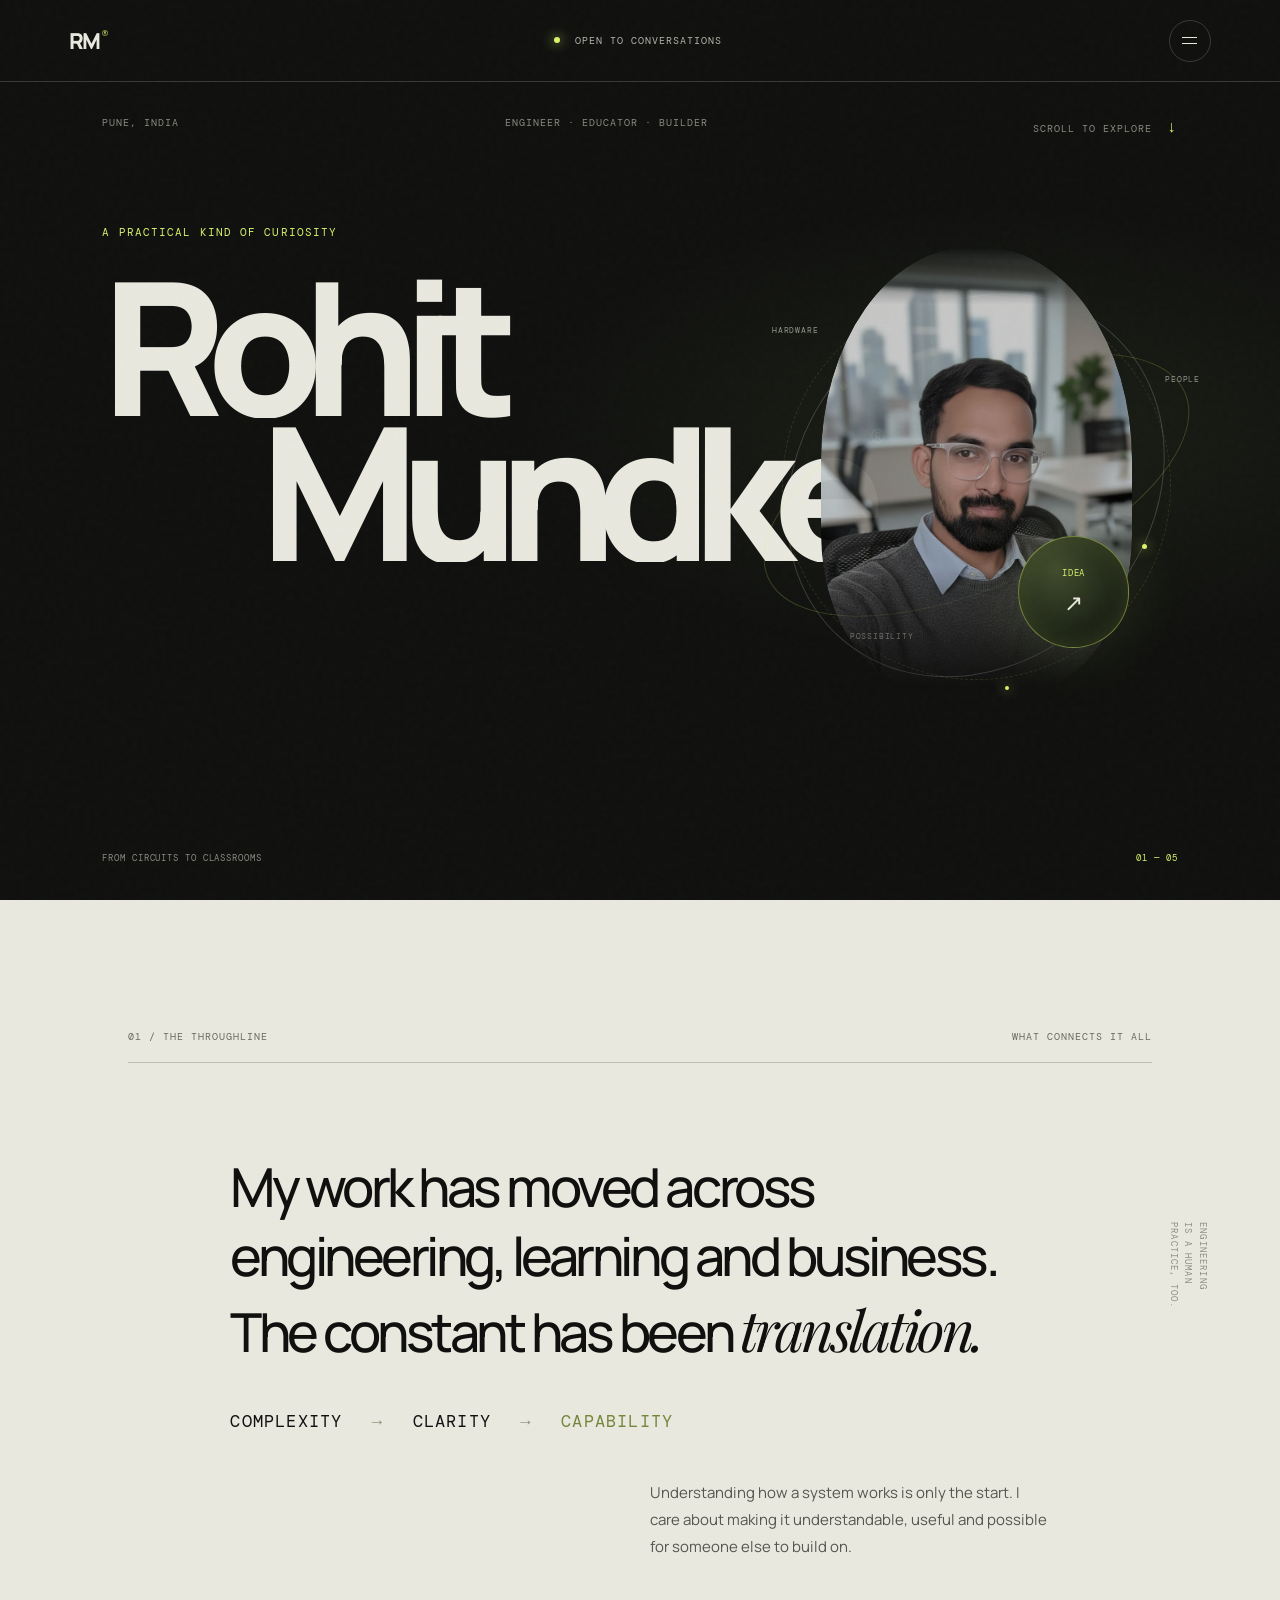
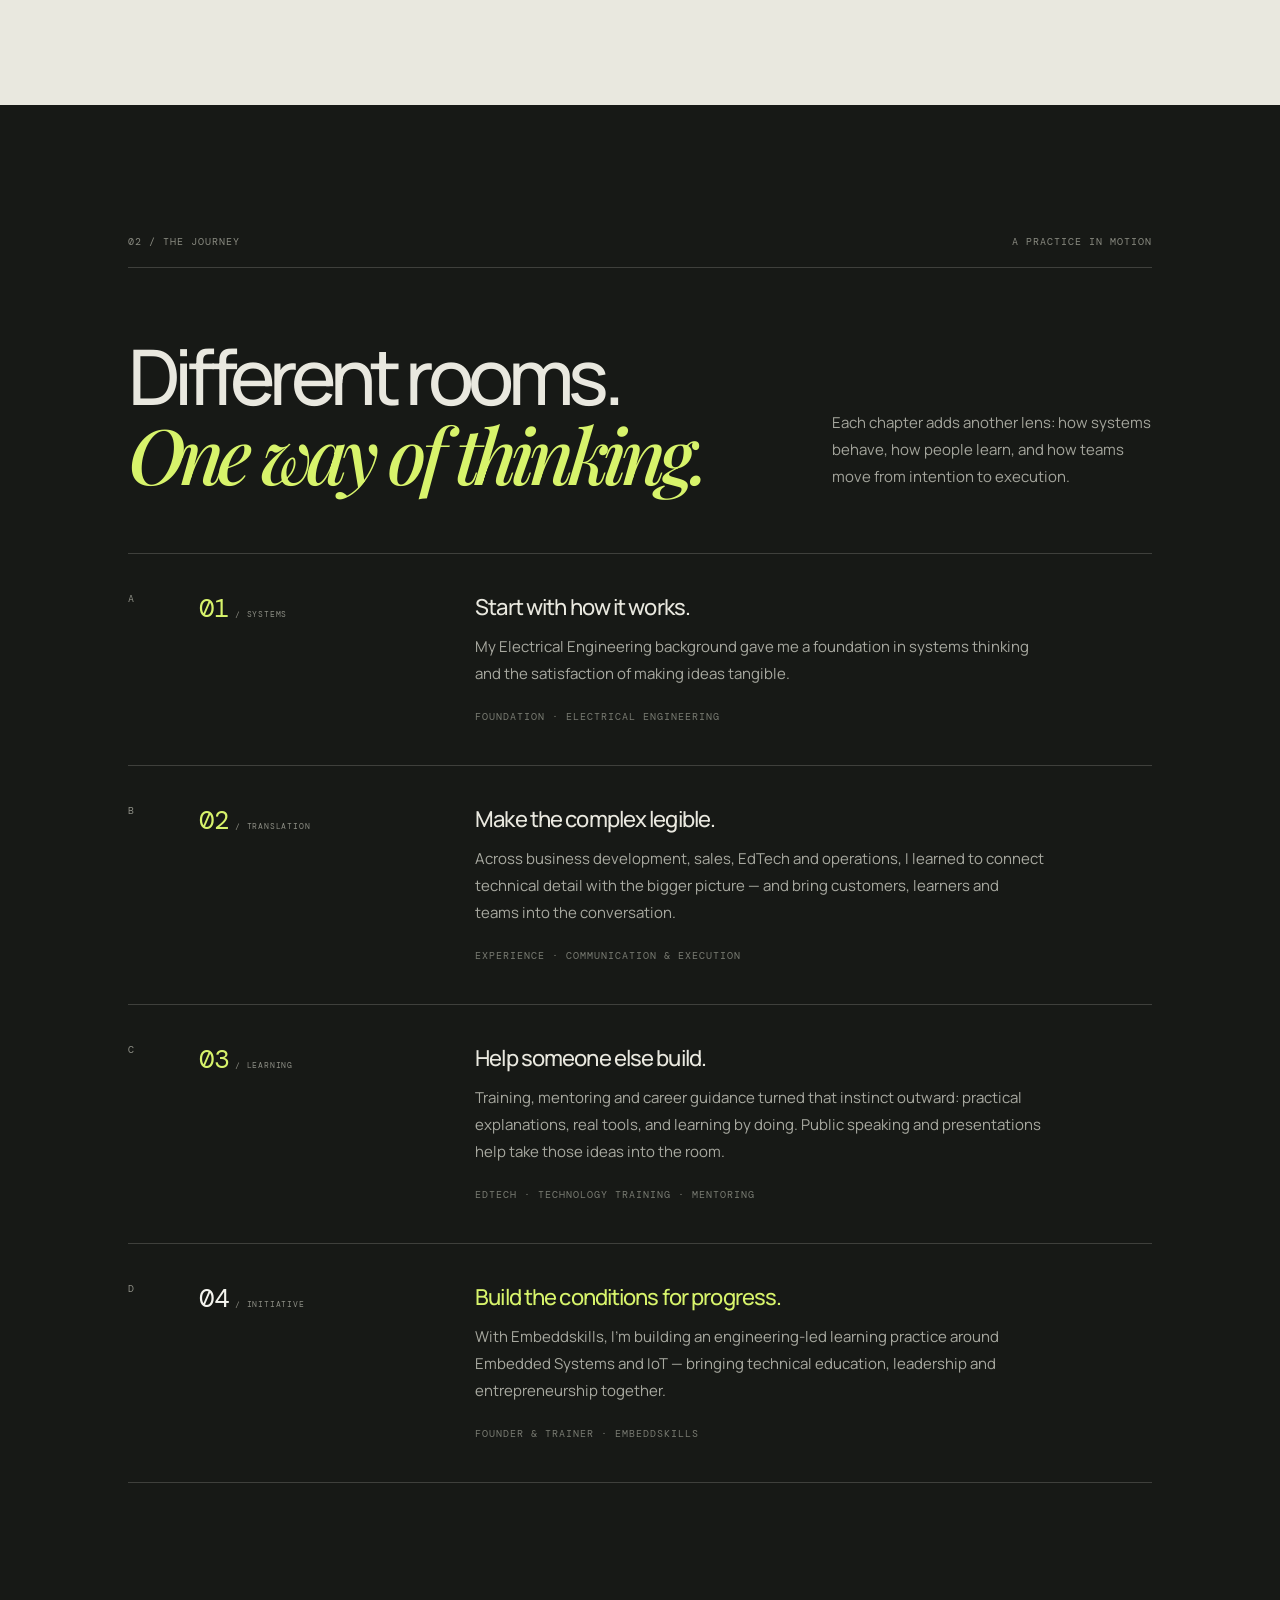
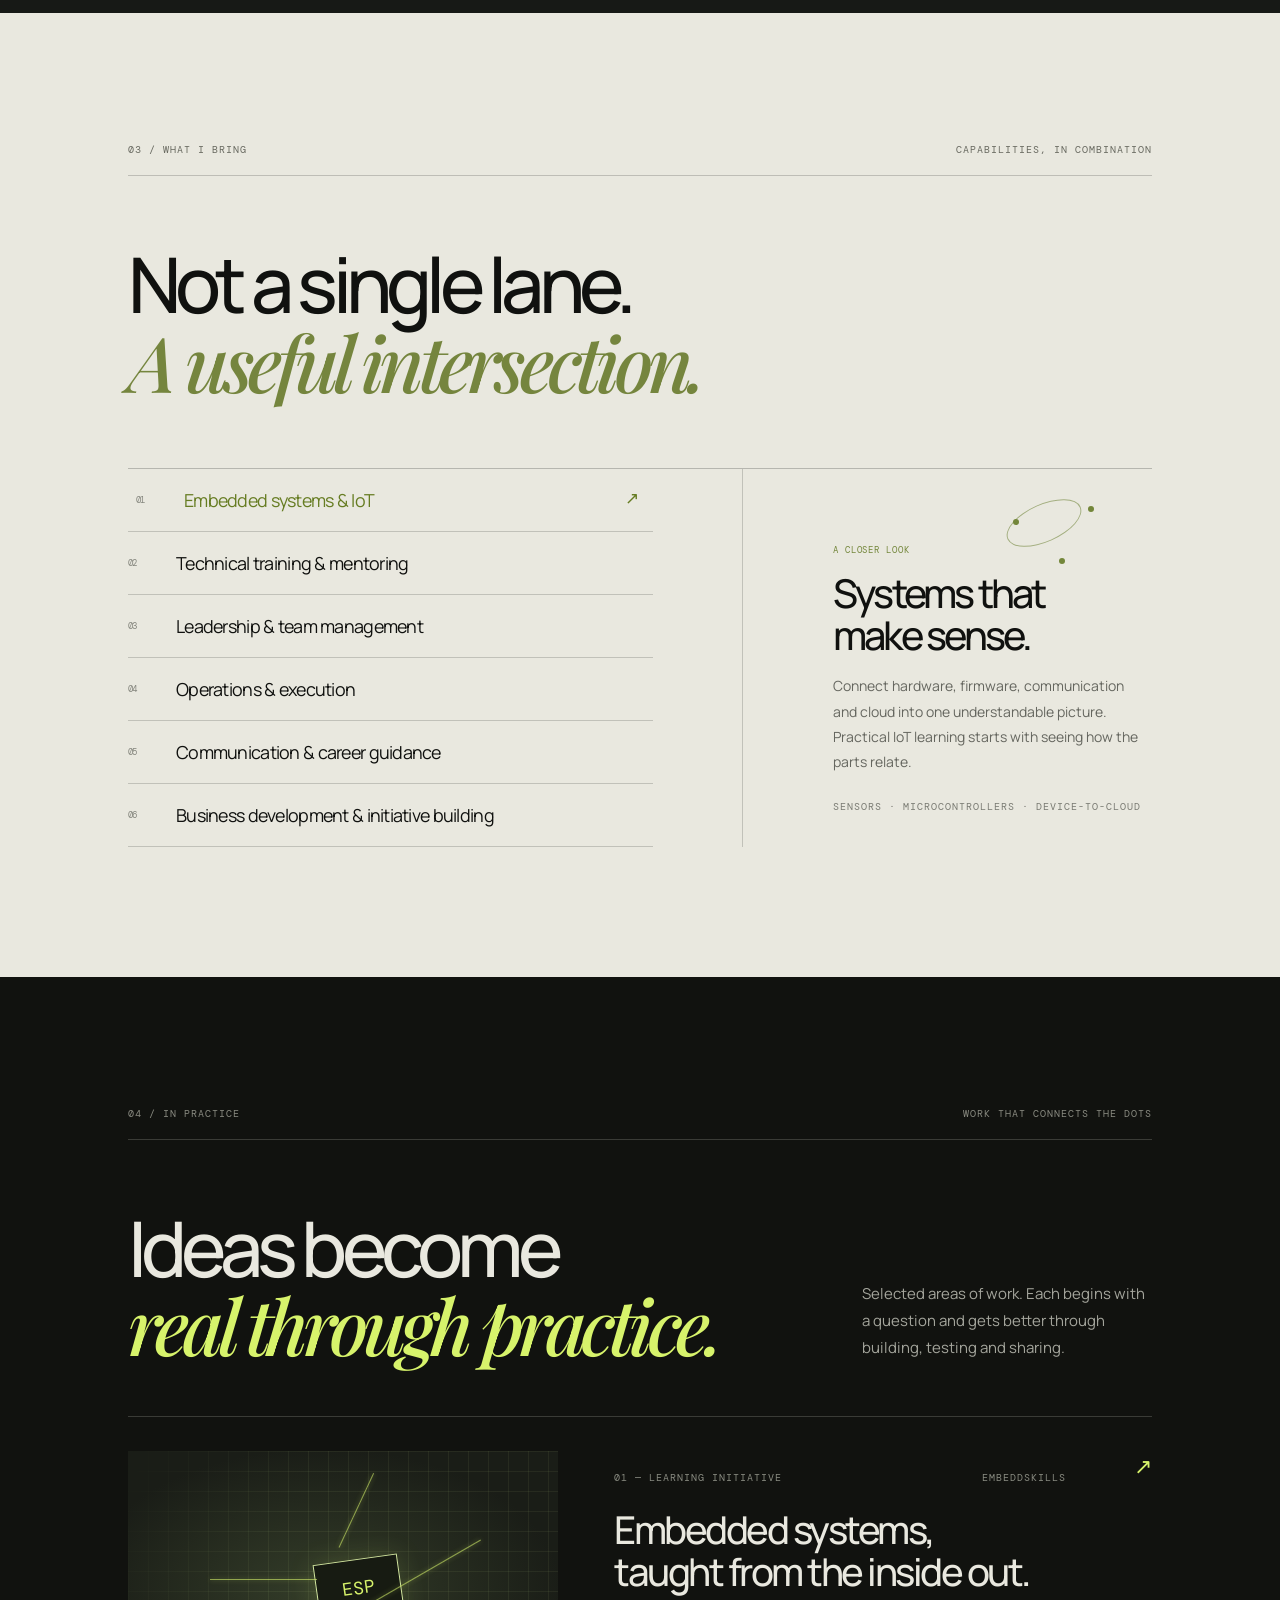
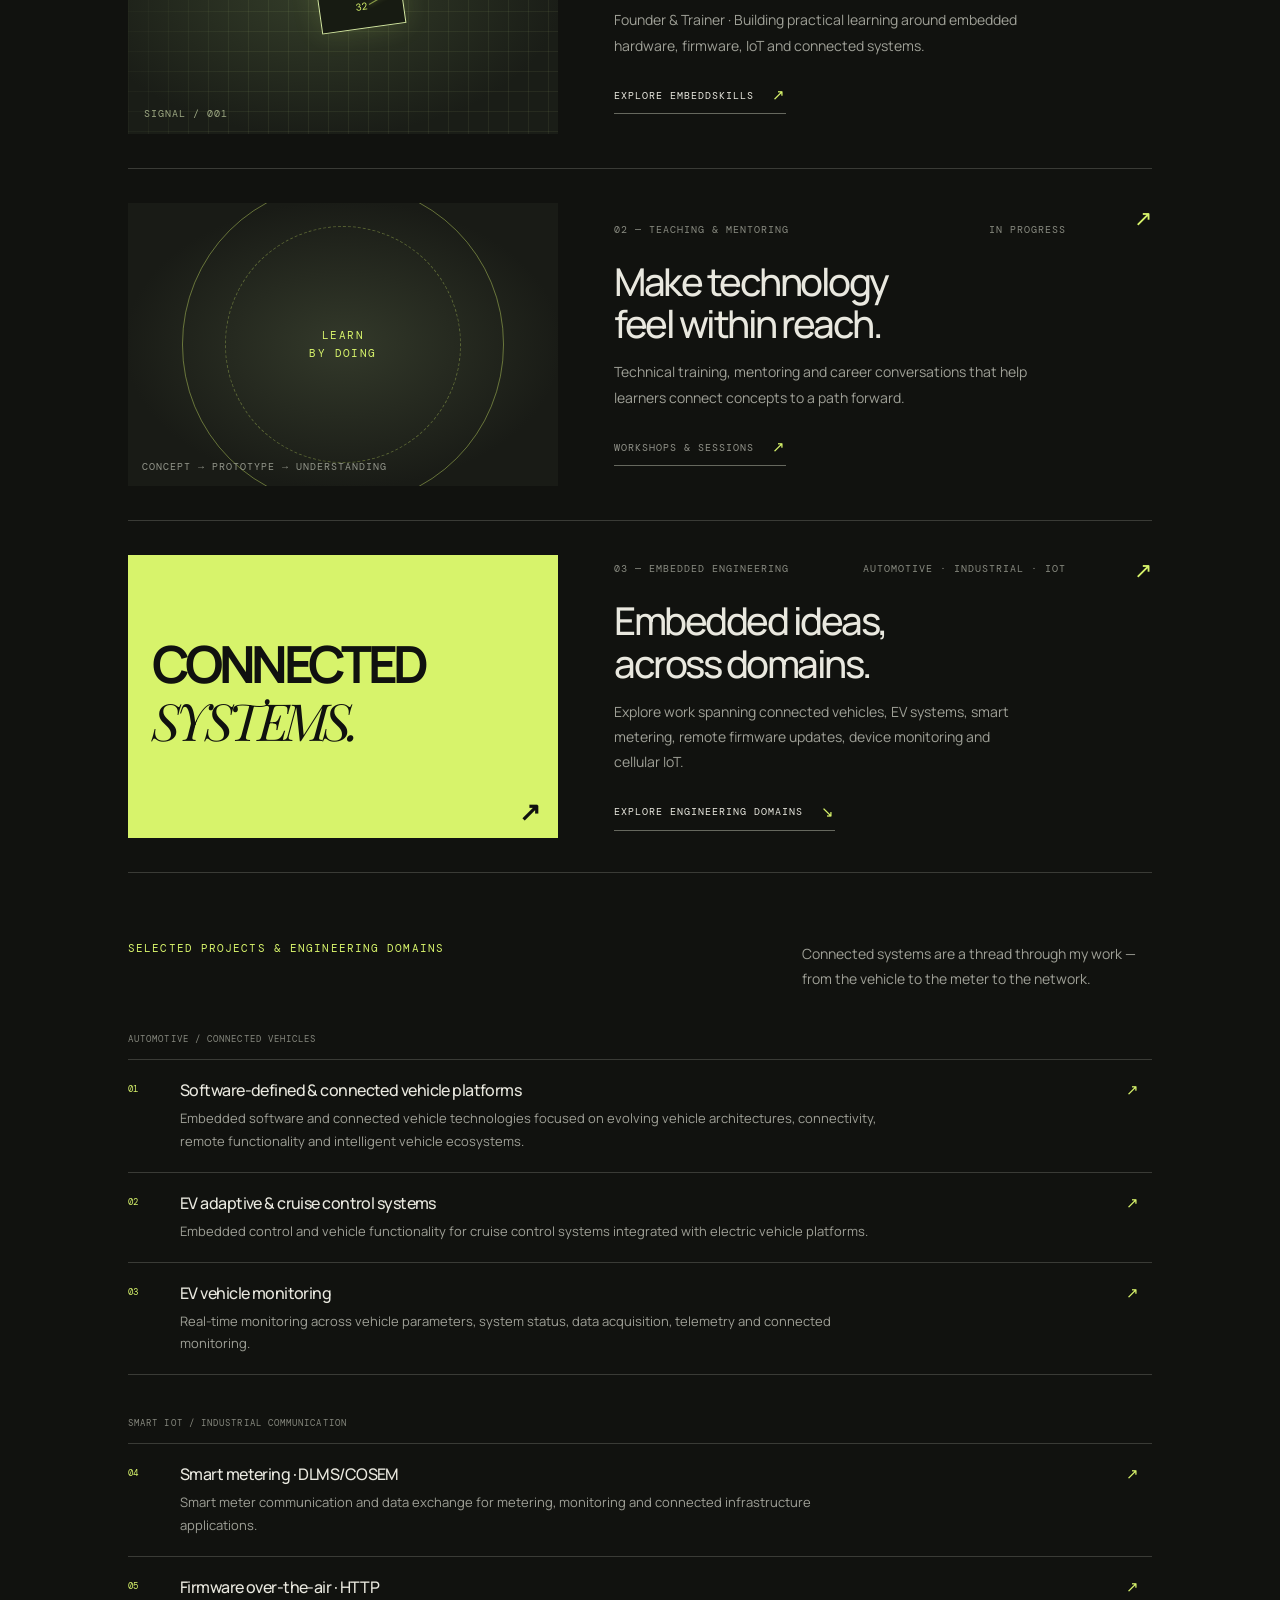
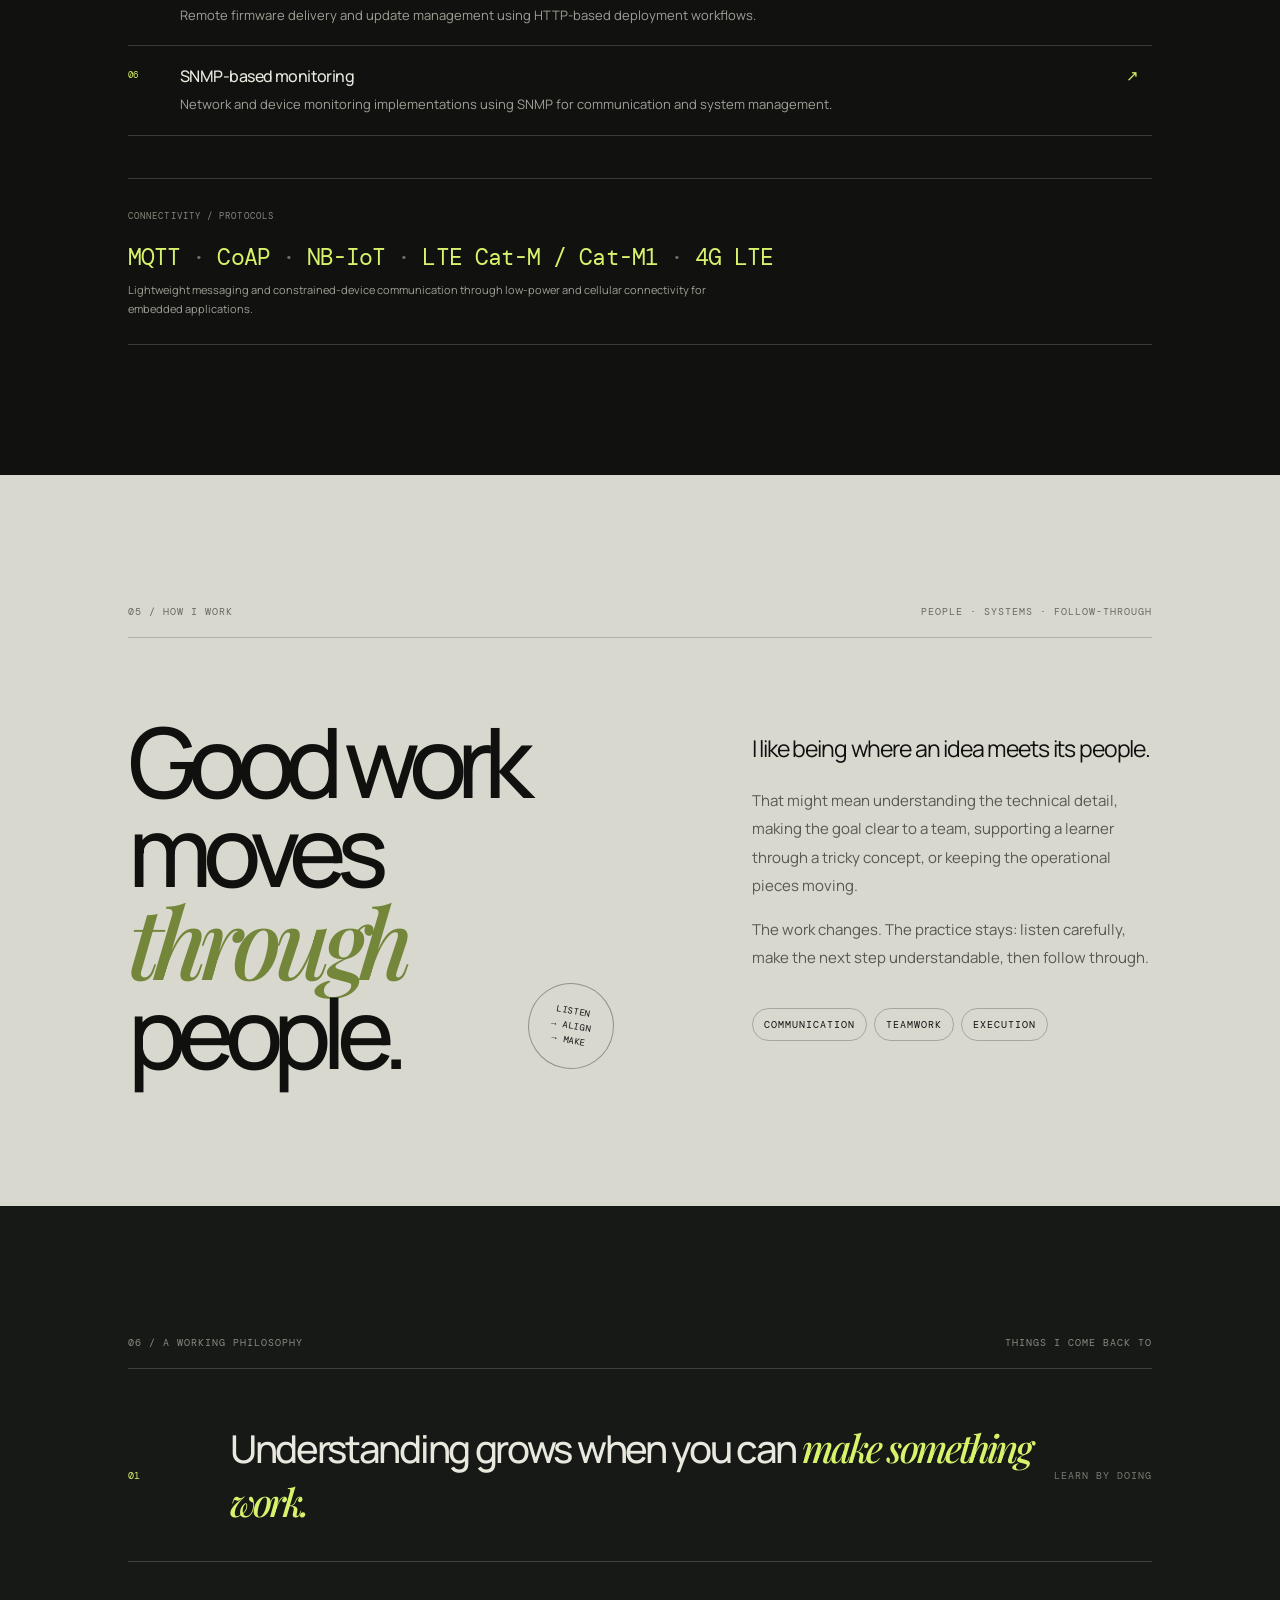
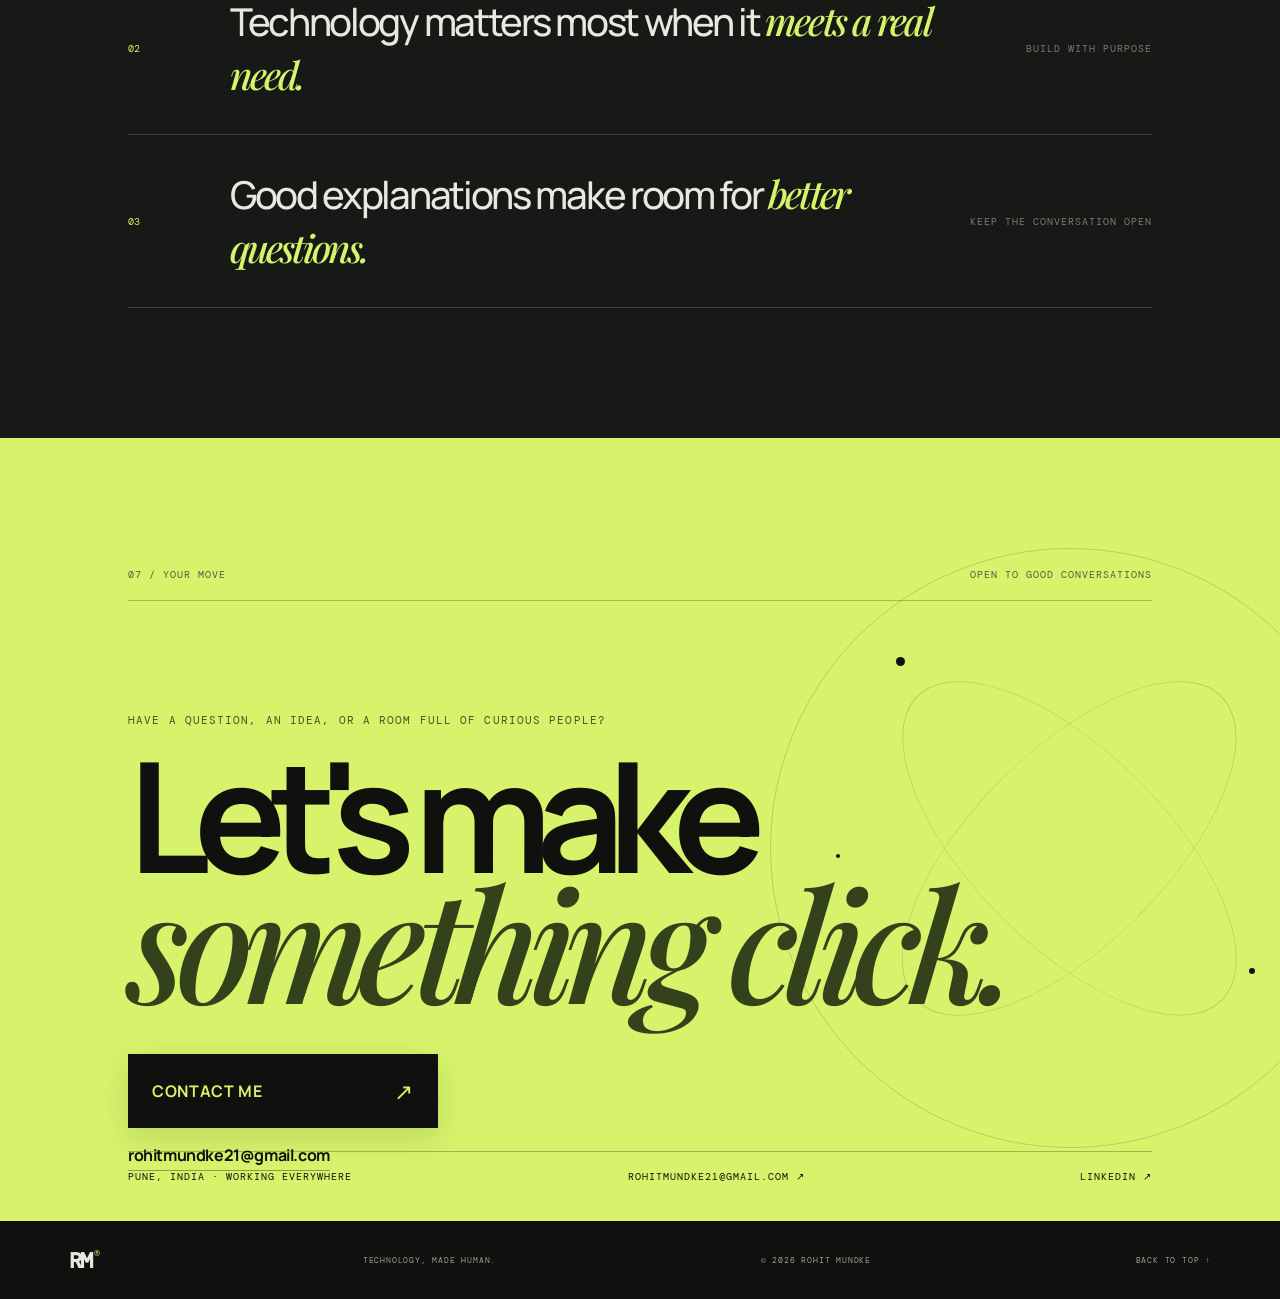
<file: index.html>
<!doctype html>
<html lang="en">
<head>
  <meta charset="utf-8" />
  <meta name="viewport" content="width=device-width, initial-scale=1" />
  <meta name="theme-color" content="#10110f" />
  <meta name="description" content="Rohit Mundke — embedded systems, education, communication and execution. Building practical engineering pathways through Embeddskills." />
  <title>Rohit Mundke — Technology, made human.</title>
  <link rel="preconnect" href="https://fonts.googleapis.com">
  <link rel="preconnect" href="https://fonts.gstatic.com" crossorigin>
  <link href="https://fonts.googleapis.com/css2?family=DM+Mono:wght@400;500&family=Manrope:wght@400;500;600;700;800&family=Playfair+Display:ital,wght@1,500&display=swap" rel="stylesheet">
  <link rel="stylesheet" href="styles.css" />
  <script defer src="app.js"></script>
</head>
<body>
  <div class="noise" aria-hidden="true"></div>
  <div class="cursor" aria-hidden="true"><span>EXPLORE</span></div>
  <header class="nav">
    <a class="wordmark" href="#top" aria-label="Rohit Mundke home">RM<span>®</span></a>
    <div class="nav-status"><i></i> OPEN TO CONVERSATIONS</div>
    <button class="menu-toggle" aria-label="Open navigation" aria-expanded="false"><span></span><span></span></button>
  </header>
  <nav class="menu" aria-hidden="true">
    <a href="#story"><small>01</small> The throughline</a><a href="#journey"><small>02</small> The journey</a><a href="#practice"><small>03</small> What I bring</a><a href="#work"><small>04</small> In practice</a><a href="#contact"><small>05</small> Say hello</a>
  </nav>

  <main id="top">
    <section class="hero" aria-labelledby="hero-title">
      <div class="hero-meta"><span>PUNE, INDIA</span><span>ENGINEER · EDUCATOR · BUILDER</span><span>SCROLL TO EXPLORE <b>↓</b></span></div>
      <div class="hero-layout">
        <div class="hero-copy"><p class="eyebrow reveal">A PRACTICAL KIND OF CURIOSITY</p>
          <h1 id="hero-title" class="hero-name"><span class="line">Rohit</span><span class="line indent">Mundke<span class="name-mark">®</span></span></h1>
          <p class="hero-deck reveal">Technology, made human. I connect embedded systems to real-world learning — and ideas to the people who can bring them to life.</p>
          <a class="text-link reveal" href="#story">GET TO KNOW MY WORK <span>↘</span></a>
        </div>
        <div class="orbit-scene" aria-label="Abstract animated representation of connected technology and people">
          <img class="hero-portrait" src="assets/rohit-mundke.jpg" alt="Portrait of Rohit Mundke" />
          <div class="orbit orbit-one"></div><div class="orbit orbit-two"></div><div class="orbit orbit-three"></div>
          <div class="orbit-core"><span>IDEA</span><b>↗</b></div>
          <span class="orbit-label label-a">HARDWARE</span><span class="orbit-label label-b">PEOPLE</span><span class="orbit-label label-c">POSSIBILITY</span>
          <span class="orbit-dot dot-a"></span><span class="orbit-dot dot-b"></span><span class="orbit-dot dot-c"></span>
        </div>
      </div>
      <div class="hero-bottom"><span>FROM CIRCUITS TO CLASSROOMS</span><span class="hero-index">01 — 05</span></div>
    </section>

    <section class="manifesto section-pad" id="story">
      <div class="section-kicker"><span>01 / THE THROUGHLINE</span><span>WHAT CONNECTS IT ALL</span></div>
      <div class="manifesto-content">
        <p class="manifesto-intro">My work has moved across engineering, learning and business. The constant has been <em>translation.</em></p>
        <div class="manifesto-words" aria-label="I make complex things clear, useful and possible."><span>COMPLEXITY</span><i>→</i><span>CLARITY</span><i>→</i><span>CAPABILITY</span></div>
        <p class="manifesto-note">Understanding how a system works is only the start. I care about making it understandable, useful and possible for someone else to build on.</p>
      </div>
      <div class="side-note">ENGINEERING<br/>IS A HUMAN<br/>PRACTICE, TOO.</div>
    </section>

    <section class="journey section-pad" id="journey">
      <div class="section-kicker"><span>02 / THE JOURNEY</span><span>A PRACTICE IN MOTION</span></div>
      <div class="journey-head"><h2>Different rooms.<br/><em>One way of thinking.</em></h2><p>Each chapter adds another lens: how systems behave, how people learn, and how teams move from intention to execution.</p></div>
      <div class="journey-track">
        <article class="journey-step"><span class="step-no">A</span><div class="step-mark">01<span> / SYSTEMS</span></div><div><h3>Start with how it works.</h3><p>My Electrical Engineering background gave me a foundation in systems thinking and the satisfaction of making ideas tangible.</p><small>FOUNDATION · ELECTRICAL ENGINEERING</small></div></article>
        <article class="journey-step"><span class="step-no">B</span><div class="step-mark">02<span> / TRANSLATION</span></div><div><h3>Make the complex legible.</h3><p>Across business development, sales, EdTech and operations, I learned to connect technical detail with the bigger picture — and bring customers, learners and teams into the conversation.</p><small>EXPERIENCE · COMMUNICATION & EXECUTION</small></div></article>
        <article class="journey-step"><span class="step-no">C</span><div class="step-mark">03<span> / LEARNING</span></div><div><h3>Help someone else build.</h3><p>Training, mentoring and career guidance turned that instinct outward: practical explanations, real tools, and learning by doing. Public speaking and presentations help take those ideas into the room.</p><small>EDTECH · TECHNOLOGY TRAINING · MENTORING</small></div></article>
        <article class="journey-step current"><span class="step-no">D</span><div class="step-mark">04<span> / INITIATIVE</span></div><div><h3>Build the conditions for progress.</h3><p>With Embeddskills, I’m building an engineering-led learning practice around Embedded Systems and IoT — bringing technical education, leadership and entrepreneurship together.</p><small>FOUNDER & TRAINER · EMBEDDSKILLS</small></div></article>
      </div>
    </section>

    <section class="practice section-pad" id="practice">
      <div class="section-kicker"><span>03 / WHAT I BRING</span><span>CAPABILITIES, IN COMBINATION</span></div>
      <h2 class="practice-title">Not a single lane.<br/><em>A useful intersection.</em></h2>
      <div class="capability-layout">
        <div class="cap-list" role="list">
          <button class="cap-item active" data-cap="systems"><span>01</span> Embedded systems & IoT <b>↗</b></button>
          <button class="cap-item" data-cap="learning"><span>02</span> Technical training & mentoring <b>↗</b></button>
          <button class="cap-item" data-cap="leadership"><span>03</span> Leadership & team management <b>↗</b></button>
          <button class="cap-item" data-cap="operations"><span>04</span> Operations & execution <b>↗</b></button>
          <button class="cap-item" data-cap="communication"><span>05</span> Communication & career guidance <b>↗</b></button>
          <button class="cap-item" data-cap="business"><span>06</span> Business development & initiative building <b>↗</b></button>
        </div>
        <div class="cap-detail" aria-live="polite"><div class="cap-glyph"><span class="glyph-line"></span><span class="glyph-node"></span><span class="glyph-node"></span><span class="glyph-node"></span></div><p class="eyebrow">A CLOSER LOOK</p><h3>Systems that<br/>make sense.</h3><p>Connect hardware, firmware, communication and cloud into one understandable picture. Practical IoT learning starts with seeing how the parts relate.</p><span class="cap-tag">SENSORS · MICROCONTROLLERS · DEVICE-TO-CLOUD</span></div>
      </div>
    </section>

    <section class="work section-pad" id="work">
      <div class="section-kicker"><span>04 / IN PRACTICE</span><span>WORK THAT CONNECTS THE DOTS</span></div>
      <div class="work-heading"><h2>Ideas become<br/><em>real through practice.</em></h2><p>Selected areas of work. Each begins with a question and gets better through building, testing and sharing.</p></div>
      <div class="project-list">
        <article class="project-row" tabindex="0"><div class="project-visual visual-board"><div class="board-grid"></div><div class="chip">ESP<br/><small>32</small></div><span class="trace t1"></span><span class="trace t2"></span><span class="trace t3"></span><span class="board-caption">SIGNAL / 001</span></div><div class="project-copy"><div class="project-meta"><span>01 — LEARNING INITIATIVE</span><span>EMBEDDSKILLS</span></div><h3>Embedded systems,<br/>taught from the inside out.</h3><p>Founder & Trainer · Building practical learning around embedded hardware, firmware, IoT and connected systems.</p><a href="https://embeddskills.com/about" target="_blank" rel="noreferrer" class="project-link">EXPLORE EMBEDDSKILLS <span>↗</span></a></div><span class="project-arrow">↗</span></article>
        <article class="project-row" tabindex="0"><div class="project-visual visual-workshop"><div class="workshop-ring ring-one"></div><div class="workshop-ring ring-two"></div><div class="workshop-center">LEARN<br/>BY DOING</div><span class="workshop-note">CONCEPT → PROTOTYPE → UNDERSTANDING</span></div><div class="project-copy"><div class="project-meta"><span>02 — TEACHING & MENTORING</span><span>IN PROGRESS</span></div><h3>Make technology<br/>feel within reach.</h3><p>Technical training, mentoring and career conversations that help learners connect concepts to a path forward.</p><span class="project-link muted-link">WORKSHOPS & SESSIONS <span>↗</span></span></div><span class="project-arrow">↗</span></article>
        <article class="project-row" tabindex="0"><div class="project-visual visual-open"><span>CONNECTED<br/><em>SYSTEMS.</em></span><i>↗</i></div><div class="project-copy"><div class="project-meta"><span>03 — EMBEDDED ENGINEERING</span><span>AUTOMOTIVE · INDUSTRIAL · IOT</span></div><h3>Embedded ideas,<br/>across domains.</h3><p>Explore work spanning connected vehicles, EV systems, smart metering, remote firmware updates, device monitoring and cellular IoT.</p><a class="project-link" href="#domains">EXPLORE ENGINEERING DOMAINS <span>↘</span></a></div><span class="project-arrow">↗</span></article>
      </div>
      <div class="domains" id="domains">
        <div class="domains-heading"><p class="eyebrow">SELECTED PROJECTS & ENGINEERING DOMAINS</p><p>Connected systems are a thread through my work — from the vehicle to the meter to the network.</p></div>
        <div class="domain-group"><h3>AUTOMOTIVE / CONNECTED VEHICLES</h3>
          <article class="domain-row"><span>01</span><div><h4>Software-defined & connected vehicle platforms</h4><p>Embedded software and connected vehicle technologies focused on evolving vehicle architectures, connectivity, remote functionality and intelligent vehicle ecosystems.</p></div><b>↗</b></article>
          <article class="domain-row"><span>02</span><div><h4>EV adaptive & cruise control systems</h4><p>Embedded control and vehicle functionality for cruise control systems integrated with electric vehicle platforms.</p></div><b>↗</b></article>
          <article class="domain-row"><span>03</span><div><h4>EV vehicle monitoring</h4><p>Real-time monitoring across vehicle parameters, system status, data acquisition, telemetry and connected monitoring.</p></div><b>↗</b></article>
        </div>
        <div class="domain-group"><h3>SMART IOT / INDUSTRIAL COMMUNICATION</h3>
          <article class="domain-row"><span>04</span><div><h4>Smart metering · DLMS/COSEM</h4><p>Smart meter communication and data exchange for metering, monitoring and connected infrastructure applications.</p></div><b>↗</b></article>
          <article class="domain-row"><span>05</span><div><h4>Firmware over-the-air · HTTP</h4><p>Remote firmware delivery and update management using HTTP-based deployment workflows.</p></div><b>↗</b></article>
          <article class="domain-row"><span>06</span><div><h4>SNMP-based monitoring</h4><p>Network and device monitoring implementations using SNMP for communication and system management.</p></div><b>↗</b></article>
        </div>
        <div class="protocol-band"><span>CONNECTIVITY / PROTOCOLS</span><p><b>MQTT</b><i>·</i><b>CoAP</b><i>·</i><b>NB-IoT</b><i>·</i><b>LTE Cat-M / Cat-M1</b><i>·</i><b>4G LTE</b></p><small>Lightweight messaging and constrained-device communication through low-power and cellular connectivity for embedded applications.</small></div>
      </div>
    </section>

    <section class="impact section-pad">
      <div class="section-kicker"><span>05 / HOW I WORK</span><span>PEOPLE · SYSTEMS · FOLLOW-THROUGH</span></div>
      <div class="impact-grid"><div class="impact-title"><h2>Good work<br/>moves <em>through</em><br/>people.</h2><span class="impact-stamp">LISTEN<br/>→ ALIGN<br/>→ MAKE</span></div><div class="impact-copy"><p class="impact-lead">I like being where an idea meets its people.</p><p>That might mean understanding the technical detail, making the goal clear to a team, supporting a learner through a tricky concept, or keeping the operational pieces moving.</p><p>The work changes. The practice stays: listen carefully, make the next step understandable, then follow through.</p><div class="impact-tags"><span>COMMUNICATION</span><span>TEAMWORK</span><span>EXECUTION</span></div></div></div>
    </section>

    <section class="belief section-pad"><div class="section-kicker"><span>06 / A WORKING PHILOSOPHY</span><span>THINGS I COME BACK TO</span></div><div class="belief-line"><span class="belief-number">01</span><p>Understanding grows when you can <em>make something work.</em></p><span class="belief-aside">LEARN BY DOING</span></div><div class="belief-line"><span class="belief-number">02</span><p>Technology matters most when it <em>meets a real need.</em></p><span class="belief-aside">BUILD WITH PURPOSE</span></div><div class="belief-line"><span class="belief-number">03</span><p>Good explanations make room for <em>better questions.</em></p><span class="belief-aside">KEEP THE CONVERSATION OPEN</span></div></section>

    <section class="contact section-pad" id="contact"><div class="contact-orbit" aria-hidden="true"><span></span><span></span><span></span></div><div class="section-kicker"><span>07 / YOUR MOVE</span><span>OPEN TO GOOD CONVERSATIONS</span></div><p class="eyebrow">HAVE A QUESTION, AN IDEA, OR A ROOM FULL OF CURIOUS PEOPLE?</p><h2>Let's make<br/><em>something click.</em></h2><a class="contact-cta" href="mailto:rohitmundke21@gmail.com"><span>CONTACT ME</span><b>↗</b></a><a class="contact-email" href="mailto:rohitmundke21@gmail.com">rohitmundke21@gmail.com</a><div class="contact-bottom"><span>PUNE, INDIA · WORKING EVERYWHERE</span><a href="mailto:rohitmundke21@gmail.com">ROHITMUNDKE21@GMAIL.COM ↗</a><a href="https://www.linkedin.com/in/rohit-mundke-bb158a1bb/" target="_blank" rel="noreferrer">LINKEDIN ↗</a></div></section>
  </main>
  <footer><a class="wordmark" href="#top">RM<span>®</span></a><span>TECHNOLOGY, MADE HUMAN.</span><span>© <span id="year">2026</span> ROHIT MUNDKE</span><a href="#top" class="back-top">BACK TO TOP ↑</a></footer>
</body>
</html>
</file>
<file: styles.css>
:root{--ink:#10110f;--paper:#e9e8df;--paper2:#d8d7ce;--muted:#8b8c84;--acid:#d7f36b;--line:rgba(233,232,223,.19);--mono:'DM Mono',monospace;--sans:'Manrope',sans-serif;--serif:'Playfair Display',serif}*{box-sizing:border-box}html{scroll-behavior:smooth;scroll-padding-top:84px}body{margin:0;background:var(--ink);color:var(--paper);font-family:var(--sans);font-size:15px;overflow-x:hidden}body.menu-open{overflow:hidden}a{color:inherit;text-decoration:none}button{font:inherit;color:inherit}.noise{position:fixed;inset:0;z-index:8;pointer-events:none;opacity:.05;background-image:url("data:image/svg+xml,%3Csvg viewBox='0 0 180 180' xmlns='http://www.w3.org/2000/svg'%3E%3Cfilter id='n'%3E%3CfeTurbulence type='fractalNoise' baseFrequency='.86' numOctaves='3' stitchTiles='stitch'/%3E%3C/filter%3E%3Crect width='100%25' height='100%25' filter='url(%23n)' opacity='.4'/%3E%3C/svg%3E")}.nav{height:82px;position:absolute;top:0;left:0;right:0;display:flex;align-items:center;justify-content:space-between;padding:0 5.4vw;z-index:15;border-bottom:1px solid var(--line)}.wordmark{font-size:22px;font-weight:800;letter-spacing:-2px}.wordmark span{font:10px var(--mono);vertical-align:top;margin-left:3px;color:var(--acid)}.nav-status,.hero-meta,.eyebrow,.section-kicker,.hero-bottom,.text-link,.project-meta,.project-link,.cap-tag,.impact-tags,.belief-aside,.contact-bottom,footer,.journey-step small,.journey-footnote,.orbit-label,.orbit-core span,.board-caption,.workshop-note{font:10px var(--mono);letter-spacing:.1em}.nav-status{color:#b3b3aa}.nav-status i{display:inline-block;width:6px;height:6px;border-radius:50%;background:var(--acid);margin:0 8px 1px 0;box-shadow:0 0 12px var(--acid)}.menu-toggle{width:42px;height:42px;border:1px solid var(--line);background:transparent;border-radius:50%;display:grid;align-content:center;justify-items:center;gap:5px;cursor:pointer;z-index:17;transition:.3s}.menu-toggle span{height:1px;width:15px;background:var(--paper);transition:.3s}.menu-toggle:hover{border-color:var(--acid)}.menu-toggle[aria-expanded=true] span:first-child{transform:translateY(3px) rotate(45deg)}.menu-toggle[aria-expanded=true] span:last-child{transform:translateY(-3px) rotate(-45deg)}.menu{position:fixed;z-index:14;inset:0;background:#171916;display:flex;flex-direction:column;justify-content:center;padding:8vw 15vw;gap:12px;visibility:hidden;opacity:0;clip-path:circle(0 at calc(100% - 5.4vw) 41px);transition:clip-path .7s cubic-bezier(.77,0,.18,1),opacity .35s,visibility .7s}.menu.open{visibility:visible;opacity:1;clip-path:circle(150% at calc(100% - 5.4vw) 41px)}.menu a{font-size:clamp(30px,5.5vw,72px);font-weight:600;letter-spacing:-.06em;line-height:1.15;transition:color .2s,transform .3s}.menu a:hover{color:var(--acid);transform:translateX(10px)}.menu small{font:11px var(--mono);color:var(--muted);vertical-align:middle;margin-right:20px;letter-spacing:0}.hero{min-height:100svh;padding:116px 8vw 36px;display:flex;flex-direction:column;justify-content:space-between;position:relative;overflow:hidden;background:radial-gradient(ellipse at 78% 48%,rgba(129,150,85,.1),transparent 34%),#10110f}.hero-meta,.hero-bottom{display:flex;justify-content:space-between;color:#898a80;font-size:9px}.hero-meta b{color:var(--acid);font-size:16px;margin-left:8px;font-weight:400}.hero-layout{display:grid;grid-template-columns:1.3fr .7fr;align-items:center;max-width:1440px;width:100%;margin:4vh auto 6vh}.hero-copy{position:relative;z-index:2}.eyebrow{color:var(--acid);font-size:10px}.hero h1{font-size:clamp(88px,14.5vw,205px);line-height:.78;letter-spacing:-.105em;font-weight:800;margin:34px 0 35px;width:125%;position:relative;z-index:3;white-space:nowrap}.hero h1 .line{display:block;overflow:hidden;animation:rise .95s cubic-bezier(.16,1,.3,1) both}.hero h1 .line:nth-child(2){animation-delay:.12s;text-align:right;padding-right:.03em}.hero h1 em,.journey h2 em,.practice-title em,.work-heading h2 em,.impact-title em,.belief-line em,.contact h2 em{font-family:var(--serif);font-weight:500;letter-spacing:-.075em}.hero h1 em{color:var(--acid)}.hero h1 .indent{padding-left:0}.hero-name .name-mark{font:clamp(13px,1.8vw,24px) var(--mono);letter-spacing:0;color:var(--acid);vertical-align:top;display:inline-block;margin:.14em 0 0 .22em}.hero-deck{max-width:420px;line-height:1.8;color:#b8b9b0;font-size:15px;margin:0 0 36px}.text-link{display:inline-flex;gap:42px;align-items:center;padding-bottom:10px;border-bottom:1px solid #6c6d65;font-size:9px}.text-link span{font-size:16px;color:var(--acid);transition:transform .25s}.text-link:hover span{transform:translate(4px,4px)}.orbit-scene{width:min(38vw,500px);aspect-ratio:1;justify-self:center;position:relative;display:grid;place-items:center;animation:float 7s ease-in-out infinite}.orbit{position:absolute;border:1px solid rgba(215,243,107,.2);border-radius:50%;transform:rotate(-24deg)}.orbit-one{width:94%;height:42%;}.orbit-two{width:72%;height:84%;transform:rotate(42deg);border-color:rgba(233,232,223,.19)}.orbit-three{width:80%;height:80%;border-style:dashed;border-color:rgba(215,243,107,.13);animation:spin 38s linear infinite}.orbit-core{width:31%;aspect-ratio:1;border-radius:50%;background:radial-gradient(circle at 34% 30%,#414c2d,#1b2115 63%,#11130e);border:1px solid rgba(215,243,107,.46);box-shadow:0 0 70px rgba(215,243,107,.12),inset 0 0 25px rgba(215,243,107,.15);display:flex;flex-direction:column;align-items:center;justify-content:center;gap:7px;transform:translateZ(0)}.orbit-core span{color:var(--acid);font-size:9px}.orbit-core b{font-size:23px;font-weight:400}.orbit-label{position:absolute;color:#92958a;font-size:8px}.label-a{top:17%;left:8%}.label-b{top:27%;right:4%}.label-c{bottom:18%;left:24%}.orbit-dot{position:absolute;width:7px;height:7px;border-radius:50%;background:var(--acid);box-shadow:0 0 12px var(--acid)}.dot-a{top:29%;left:22%}.dot-b{right:15%;top:62%;width:5px;height:5px}.dot-c{left:56%;bottom:8%;width:4px;height:4px}.hero-index{color:var(--acid)}.section-pad{padding:130px 10vw;position:relative}.section-kicker{display:flex;justify-content:space-between;color:#898a80;padding-bottom:19px;border-bottom:1px solid var(--line);font-size:9px}.manifesto{background:var(--paper);color:var(--ink);min-height:610px;overflow:hidden}.manifesto .section-kicker{border-color:rgba(16,17,15,.2);color:#686960}.manifesto-content{padding:90px 8vw 0 8vw;max-width:1180px}.manifesto-intro{font-size:clamp(30px,4.2vw,58px);line-height:1.28;letter-spacing:-.065em;font-weight:500;max-width:900px;margin:0}.manifesto-intro em{font:italic 1.05em var(--serif)}.manifesto-words{display:flex;align-items:center;gap:clamp(10px,2.3vw,34px);padding:44px 0 32px;white-space:nowrap;font:clamp(10px,1.35vw,17px) var(--mono);letter-spacing:.07em}.manifesto-words i{font-style:normal;color:#8f9278}.manifesto-words span:last-child{color:#73863a}.manifesto-note{max-width:400px;margin-left:auto;font-size:13px;line-height:1.8;color:#54564f}.side-note{position:absolute;right:5.5vw;top:40%;font:9px/1.6 var(--mono);letter-spacing:.13em;color:#8e8f85;writing-mode:vertical-rl}.journey{background:#171916}.journey-head,.work-heading{display:flex;align-items:flex-end;justify-content:space-between;padding:70px 0 58px}.journey h2,.work-heading h2,.practice-title{font-size:clamp(42px,6vw,84px);line-height:1;letter-spacing:-.075em;font-weight:500;margin:0}.journey h2 em,.work-heading h2 em{color:var(--acid)}.journey-head>p,.work-heading>p{max-width:320px;line-height:1.8;color:#a4a59c;margin:0 0 5px;font-size:13px}.journey-track{border-top:1px solid var(--line)}.journey-step{display:grid;grid-template-columns:5% 25% 1fr;gap:20px;padding:38px 0 40px;border-bottom:1px solid var(--line);align-items:start;transition:padding .35s,color .35s}.journey-step:hover{padding-left:14px}.step-no{font:10px var(--mono);color:#8d8e85}.step-mark{font:clamp(18px,2vw,26px) var(--mono);color:var(--acid);letter-spacing:-.04em}.step-mark span{font-size:8px;color:#8d8e85;letter-spacing:.1em}.journey-step h3{font-size:22px;letter-spacing:-.04em;font-weight:500;margin:0 0 11px}.journey-step p{max-width:570px;font-size:13px;line-height:1.8;color:#a8a9a0;margin:0 0 16px}.journey-step small{font-size:8px;color:#797b72}.journey-step.current .step-mark{color:#f4f4ee}.journey-step.current h3{color:var(--acid)}.journey-footnote{font-size:9px;color:#73756c;margin:25px 0 0}.practice{background:var(--paper);color:var(--ink)}.practice .section-kicker{color:#686960;border-color:rgba(16,17,15,.2)}.practice-title{padding:70px 0 65px}.practice-title em{color:#75853e}.capability-layout{display:grid;grid-template-columns:1.2fr .8fr;border-top:1px solid rgba(16,17,15,.23)}.cap-list{padding-right:7vw}.cap-item{width:100%;display:grid;grid-template-columns:38px 1fr 30px;align-items:center;gap:10px;background:transparent;border:0;border-bottom:1px solid rgba(16,17,15,.18);padding:19px 0;text-align:left;font-size:clamp(13px,1.4vw,18px);letter-spacing:-.04em;cursor:pointer;transition:padding .25s,color .25s}.cap-item span{font:9px var(--mono);color:#85867e}.cap-item b{font-weight:400;font-size:17px;opacity:0;transition:opacity .2s,transform .2s}.cap-item.active,.cap-item:hover{color:#667c22;padding-left:8px}.cap-item.active b,.cap-item:hover b{opacity:1;transform:translate(2px,-2px)}.cap-detail{position:relative;min-height:350px;padding:45px 8px 20px 7vw;border-left:1px solid rgba(16,17,15,.18)}.cap-detail .eyebrow{color:#73863a;font-size:9px;margin-top:30px}.cap-detail h3{font-size:clamp(28px,3.1vw,44px);font-weight:500;letter-spacing:-.07em;line-height:1.08;margin:16px 0}.cap-detail>p:not(.eyebrow){font-size:12px;line-height:1.8;color:#65665f;max-width:350px}.cap-tag{display:block;color:#7a7b73;margin-top:24px;font-size:8px;line-height:1.8}.cap-glyph{position:absolute;right:13%;top:35px;width:95px;height:65px}.glyph-line{position:absolute;width:80px;height:38px;border:1px solid #a4af80;transform:rotate(-24deg);border-radius:50%}.glyph-node{position:absolute;width:6px;height:6px;background:#73863a;border-radius:50%}.glyph-node:nth-child(2){top:15px;left:9px}.glyph-node:nth-child(3){top:2px;right:5px}.glyph-node:nth-child(4){bottom:5px;left:55px}.work{background:#11120f}.work-heading{padding:70px 0 50px}.work-heading h2 em{color:var(--acid)}.work-heading>p{max-width:290px}.project-row{display:grid;grid-template-columns:42% 1fr 30px;gap:5.5%;align-items:center;padding:34px 0;border-top:1px solid var(--line);position:relative;transition:padding .35s}.project-row:last-child{border-bottom:1px solid var(--line)}.project-row:hover,.project-row:focus{padding-left:12px;outline:none}.project-visual{aspect-ratio:1.52;position:relative;overflow:hidden;background:#1d2119}.visual-board{background:radial-gradient(ellipse at 45% 50%,#343d29,#1a1d17 72%)}.board-grid{position:absolute;inset:0;background-image:linear-gradient(rgba(212,238,147,.07) 1px,transparent 1px),linear-gradient(90deg,rgba(212,238,147,.07) 1px,transparent 1px);background-size:20px 20px;mask-image:linear-gradient(110deg,transparent,#000 35%,#000)}.chip{position:absolute;left:44%;top:38%;width:85px;height:70px;border:1px solid #d3e7a0;display:grid;place-content:center;text-align:center;color:var(--acid);font:18px var(--mono);box-shadow:0 0 28px rgba(215,243,107,.14);background:#171b12;transform:rotate(-8deg);transition:transform .5s}.chip small{font-size:10px}.project-row:hover .chip{transform:rotate(0) scale(1.08)}.trace{position:absolute;height:1px;background:rgba(215,243,107,.6);transform-origin:left;box-shadow:0 0 5px rgba(215,243,107,.4)}.t1{width:25%;left:19%;top:45%;transform:rotate(0)}.t2{width:30%;left:56%;top:54%;transform:rotate(-30deg)}.t3{width:19%;left:49%;top:34%;transform:rotate(-65deg)}.board-caption{position:absolute;bottom:14px;left:16px;color:#9ca782;font-size:8px}.project-meta{display:flex;justify-content:space-between;color:#898b81;font-size:8px;gap:8px}.project-copy h3{font-size:clamp(24px,3vw,40px);line-height:1.1;letter-spacing:-.065em;font-weight:500;margin:25px 0 14px}.project-copy p{font-size:12px;line-height:1.8;color:#9fa097;max-width:420px;margin:0 0 24px}.project-link{font-size:8px;display:inline-flex;gap:18px;align-items:center;padding-bottom:8px;border-bottom:1px solid #66685e}.project-link span{color:var(--acid);font-size:15px}.muted-link{color:#919289}.project-arrow{color:var(--acid);font-size:22px;align-self:start;justify-self:end;transition:transform .25s}.project-row:hover .project-arrow{transform:translate(3px,-3px)}.visual-workshop{display:grid;place-items:center;background:radial-gradient(ellipse at center,#33392a,#191b16 72%)}.workshop-ring{position:absolute;border:1px solid rgba(215,243,107,.4);width:75%;aspect-ratio:1;border-radius:50%;transition:transform .7s}.ring-two{width:55%;border-style:dashed;border-color:rgba(215,243,107,.3)}.project-row:hover .ring-one{transform:scale(1.14)}.project-row:hover .ring-two{transform:scale(.85) rotate(30deg)}.workshop-center{text-align:center;font:11px/1.6 var(--mono);letter-spacing:.13em;color:var(--acid)}.workshop-note{position:absolute;bottom:13px;left:14px;color:#92958a;font-size:7px}.visual-open{background:#d7f36b;color:#10110f;padding:20px 24px;display:flex;align-items:center;font-size:clamp(28px,4vw,54px);font-weight:700;line-height:.9;letter-spacing:-.09em}.visual-open em{font:italic 1em var(--serif)}.visual-open i{position:absolute;right:22px;bottom:15px;font-style:normal;font-size:26px}.placeholder-project .project-visual{background:linear-gradient(135deg,#cfeb68,#a4bc4a)}.impact{background:#d9d8cf;color:var(--ink)}.impact .section-kicker{color:#686960;border-color:rgba(16,17,15,.2)}.impact-grid{display:grid;grid-template-columns:1fr .8fr;gap:12%;padding-top:78px}.impact-title{position:relative}.impact-title h2{font-size:clamp(48px,7.6vw,104px);line-height:.92;letter-spacing:-.095em;font-weight:500;margin:0}.impact-title em{color:#73863a}.impact-stamp{position:absolute;right:3%;bottom:2%;width:86px;height:86px;border:1px solid rgba(16,17,15,.35);border-radius:50%;display:grid;place-content:center;text-align:center;font:9px/1.6 var(--mono);letter-spacing:.08em;transform:rotate(10deg)}.impact-copy{padding-top:16px}.impact-copy p{font-size:13px;line-height:1.9;color:#575951;max-width:410px}.impact-copy .impact-lead{font-size:23px;letter-spacing:-.05em;color:var(--ink);line-height:1.4;margin-top:0}.impact-tags{display:flex;flex-wrap:wrap;gap:7px;margin-top:35px}.impact-tags span{padding:9px 11px;border:1px solid rgba(16,17,15,.25);border-radius:99px;font-size:8px}.belief{background:#171916}.belief .section-kicker{margin-bottom:20px}.belief-line{display:grid;grid-template-columns:8% 1fr auto;gap:20px;align-items:center;padding:32px 0;border-bottom:1px solid var(--line)}.belief-number{font:10px var(--mono);color:var(--acid)}.belief-line p{font-size:clamp(22px,3vw,40px);letter-spacing:-.06em;margin:0;font-weight:500}.belief-line em{color:var(--acid)}.belief-aside{color:#797b72;font-size:8px}.contact{min-height:680px;background:var(--acid);color:var(--ink);overflow:hidden;padding-bottom:50px}.contact .section-kicker{border-color:rgba(16,17,15,.25);color:#545c3c}.contact .eyebrow{color:#455422;margin-top:112px}.contact h2{font-size:clamp(65px,12vw,166px);line-height:.82;letter-spacing:-.105em;font-weight:600;margin:25px 0 45px;position:relative;z-index:2}.contact h2 em{color:#34421b}.contact-cta{display:inline-flex;justify-content:space-between;align-items:center;gap:100px;padding:17px 20px;border:1px solid rgba(16,17,15,.55);min-width:270px;font:10px var(--mono);letter-spacing:.1em;position:relative;z-index:2;transition:background .25s,color .25s,transform .25s}.contact-cta b{font-size:19px;font-weight:400}.contact-cta:hover{background:var(--ink);color:var(--acid);transform:translateY(-3px)}.contact-bottom{position:absolute;bottom:38px;left:10vw;right:10vw;display:flex;justify-content:space-between;border-top:1px solid rgba(16,17,15,.28);padding-top:18px;font-size:8px}.contact-bottom a:hover{text-decoration:underline}.contact-orbit{position:absolute;right:-7%;top:14%;width:min(50vw,600px);aspect-ratio:1;border:1px solid rgba(16,17,15,.16);border-radius:50%;pointer-events:none}.contact-orbit:before,.contact-orbit:after{content:'';position:absolute;inset:14%;border:1px solid rgba(16,17,15,.16);border-radius:50%;transform:rotate(45deg) scaleX(.45)}.contact-orbit:after{transform:rotate(-45deg) scaleX(.45)}.contact-orbit span{position:absolute;width:9px;height:9px;background:var(--ink);border-radius:50%;top:18%;left:21%}.contact-orbit span:nth-child(2){top:70%;left:80%;width:6px;height:6px}.contact-orbit span:nth-child(3){top:51%;left:11%;width:4px;height:4px}footer{height:78px;background:#10110f;display:flex;align-items:center;justify-content:space-between;padding:0 5.4vw;color:#9b9c92;font-size:8px}footer .wordmark{color:var(--paper)}.back-top:hover{color:var(--acid)}.cursor{position:fixed;z-index:20;width:75px;height:75px;border:1px solid rgba(215,243,107,.7);border-radius:50%;pointer-events:none;display:grid;place-items:center;font:7px var(--mono);letter-spacing:.1em;color:var(--acid);transform:translate(-50%,-50%) scale(0);transition:transform .22s;mix-blend-mode:difference}.cursor.visible{transform:translate(-50%,-50%) scale(1)}.reveal{opacity:0;transform:translateY(18px);transition:opacity .8s,transform .8s}.reveal.in-view{opacity:1;transform:translateY(0)}@keyframes rise{from{transform:translateY(110%);opacity:.2}to{transform:translateY(0);opacity:1}}@keyframes float{0%,100%{transform:translateY(0) rotate(0)}50%{transform:translateY(-12px) rotate(2deg)}}@keyframes spin{to{transform:rotate(336deg)}}
@media(max-width:800px){.hero{padding:110px 7vw 28px;min-height:900px;min-height:100svh}.hero-layout{grid-template-columns:1fr;margin:7vh auto 4vh}.hero h1{font-size:clamp(68px,15.5vw,125px);width:100%;margin:20px 0 25px}.orbit-scene{width:min(66vw,380px);grid-row:1;justify-self:end;margin:-3vh 0 -7vh}.hero-copy{grid-row:2}.hero-meta span:nth-child(2){display:none}.section-pad{padding:92px 7vw}.manifesto{min-height:auto}.manifesto-content{padding:65px 3vw 15px}.manifesto-intro{font-size:clamp(29px,6vw,48px)}.side-note{display:none}.journey-head,.work-heading{display:block;padding:55px 0 40px}.journey-head>p,.work-heading>p{margin-top:24px}.journey-step{grid-template-columns:7% 1fr;gap:8px}.step-mark{grid-column:2}.journey-step>div:last-child{grid-column:2}.capability-layout{grid-template-columns:1fr}.cap-list{padding-right:0}.cap-detail{border-left:0;border-top:1px solid rgba(16,17,15,.18);padding:35px 0 0;min-height:315px}.cap-glyph{right:8%;top:34px}.project-row{grid-template-columns:1fr 25px;gap:20px;padding:28px 0}.project-visual{grid-column:1;grid-row:1;aspect-ratio:1.65}.project-copy{grid-column:1;grid-row:2}.project-arrow{grid-column:2;grid-row:1}.impact-grid{grid-template-columns:1fr;gap:44px;padding-top:60px}.impact-copy{padding-top:0}.impact-stamp{width:70px;height:70px;right:4%;bottom:-9%}.contact{min-height:650px}.contact-orbit{width:70vw;right:-25%;top:19%}.contact h2{font-size:clamp(66px,13vw,108px)}.contact-bottom{left:7vw;right:7vw;gap:14px;flex-wrap:wrap}.contact-bottom span{width:100%}.belief-line{grid-template-columns:8% 1fr;gap:12px}.belief-aside{display:none}.cursor{display:none}}
@media(max-width:480px){.nav{height:70px;padding:0 6vw}.nav-status{font-size:8px}.hero{padding:96px 6vw 25px}.hero-meta,.hero-bottom{font-size:8px}.hero h1{font-size:clamp(56px,16vw,78px);width:100%}.hero-deck{font-size:13px}.orbit-scene{width:72vw;margin:-3vh -3vw -8vh}.section-pad{padding:78px 6vw}.section-kicker{font-size:8px}.manifesto-words{gap:8px;font-size:9px;letter-spacing:0;padding:33px 0 24px}.manifesto-note{font-size:12px}.journey h2,.work-heading h2,.practice-title{font-size:44px}.journey-step h3{font-size:19px}.step-mark{font-size:17px}.cap-item{font-size:13px;grid-template-columns:28px 1fr 22px}.work-heading{padding:52px 0 34px}.project-copy h3{font-size:29px;margin:19px 0 10px}.project-copy p{font-size:11px}.project-meta{font-size:7px}.project-row{gap:15px}.impact-title h2{font-size:64px}.impact-stamp{right:0;bottom:-13%}.belief-line p{font-size:23px}.contact{min-height:620px}.contact .eyebrow{max-width:280px;margin-top:75px;font-size:8px}.contact h2{font-size:clamp(60px,13vw,82px)}.contact-cta{min-width:245px;gap:55px}.contact-bottom{font-size:7px;bottom:27px}footer{padding:0 6vw;gap:10px}footer>span:nth-child(2){display:none}}
@media(prefers-reduced-motion:reduce){*,*::before,*::after{scroll-behavior:auto!important;animation-duration:.01ms!important;animation-iteration-count:1!important;transition-duration:.01ms!important}.reveal{opacity:1;transform:none}.cursor{display:none}}
.orbit-scene{isolation:isolate;z-index:4}.hero-portrait{position:absolute;z-index:2;width:64%;height:91%;left:18%;top:1%;object-fit:cover;object-position:50% 10%;border-radius:48% 48% 35% 35%;filter:brightness(.82) saturate(.78);opacity:.95;mask-image:linear-gradient(to bottom,transparent 0%,#000 13%,#000 72%,transparent 100%)}.orbit-core{position:absolute;z-index:3;left:70%;top:72%;width:23%;transform:translate(-50%,-50%)}.orbit-label,.orbit-dot,.orbit{z-index:1}.domains{padding-top:68px}.domains-heading{display:flex;justify-content:space-between;gap:35px;align-items:flex-start;padding-bottom:42px}.domains-heading .eyebrow{margin:0;color:var(--acid)}.domains-heading>p:last-child{max-width:350px;margin:0;color:#9fa097;font-size:12px;line-height:1.8}.domain-group{margin:0 0 42px}.domain-group>h3{font:9px var(--mono);letter-spacing:.12em;color:#86887e;padding-bottom:14px;border-bottom:1px solid var(--line);margin:0}.domain-row{display:grid;grid-template-columns:38px 1fr 26px;gap:14px;align-items:start;padding:19px 0;border-bottom:1px solid var(--line);transition:padding .25s}.domain-row:hover{padding-left:8px}.domain-row>span{font:9px var(--mono);color:var(--acid);padding-top:4px}.domain-row h4{font-size:16px;letter-spacing:-.035em;font-weight:500;margin:0 0 6px}.domain-row p{max-width:700px;color:#9fa097;font-size:11px;line-height:1.75;margin:0}.domain-row>b{font-size:15px;font-weight:400;color:var(--acid);transition:transform .2s}.domain-row:hover>b{transform:translate(3px,-3px)}.protocol-band{border-top:1px solid var(--line);border-bottom:1px solid var(--line);padding:23px 0 25px}.protocol-band>span{font:9px var(--mono);letter-spacing:.12em;color:#86887e}.protocol-band p{display:flex;flex-wrap:wrap;align-items:center;gap:12px;margin:18px 0 9px;font:clamp(14px,2vw,23px) var(--mono);letter-spacing:-.04em}.protocol-band p b{font-weight:400;color:var(--acid)}.protocol-band p i{font-style:normal;color:#6d7065}.protocol-band small{font-size:11px;line-height:1.7;color:#9fa097;display:block;max-width:580px}
@media(max-width:800px){.hero-portrait{width:62%;height:88%;left:20%;top:2%}.domains{padding-top:52px}.domains-heading{display:block}.domains-heading>p:last-child{margin-top:15px}}
@media(max-width:480px){.hero-portrait{width:69%;left:17%;height:87%;object-position:50% 30%}.domain-row{grid-template-columns:27px 1fr 20px;gap:9px}.domain-row h4{font-size:14px}.domain-row p{font-size:10px}.domains-heading .eyebrow{font-size:8px}.protocol-band p{gap:8px}}
body{font-size:16px}.nav-status,.hero-meta,.section-kicker,.text-link,.project-meta,.project-link,.cap-tag,.impact-tags span,.belief-aside,.contact-bottom,.journey-step small,.board-caption,.workshop-note{font-size:10px}.eyebrow{font-size:11px}.hero-deck{font-size:16px;line-height:1.85}.manifesto-note,.journey-head>p,.work-heading>p,.journey-step p,.impact-copy p{font-size:15px}.cap-detail>p:not(.eyebrow){font-size:14px}.project-copy p{font-size:14px}.domains-heading>p:last-child{font-size:14px}.domain-row p{font-size:13px}.contact h2{font-weight:700}.contact-cta{background:var(--ink);color:var(--acid);border:0;min-width:310px;padding:21px 24px;font:700 16px var(--sans);letter-spacing:.04em;gap:80px;box-shadow:0 10px 30px rgba(16,17,15,.12)}.contact-cta b{font-size:23px;color:var(--acid)}.contact-cta:hover{background:#273018;color:var(--acid);transform:translateY(-4px)}.contact-email{display:block;width:max-content;max-width:100%;margin-top:16px;font-size:16px;font-weight:700;letter-spacing:-.025em;border-bottom:1px solid rgba(16,17,15,.38);padding-bottom:4px;position:relative;z-index:2}.contact-email:hover{border-color:var(--ink)}
@media(max-width:800px){.hero-meta,.section-kicker,.project-meta,.project-link,.cap-tag,.impact-tags span,.belief-aside,.contact-bottom,.journey-step small{font-size:10px}.journey-step p,.impact-copy p,.manifesto-note{font-size:14px}.project-copy p{font-size:13px}.domain-row p{font-size:12px}.contact-cta{min-width:290px}}
@media(max-width:480px){.hero-meta,.hero-bottom,.section-kicker,.project-meta,.project-link,.cap-tag,.contact-bottom,.journey-step small{font-size:9px}.eyebrow{font-size:10px}.project-copy p,.journey-step p,.domain-row p,.manifesto-note,.impact-copy p{font-size:12px}.contact h2{font-size:clamp(58px,12.5vw,78px);font-weight:700}.contact-cta{min-width:min(100%,295px);width:max-content;max-width:100%;font-size:15px;gap:50px}.contact-email{font-size:15px}.contact-bottom{font-size:9px}}
</file>
